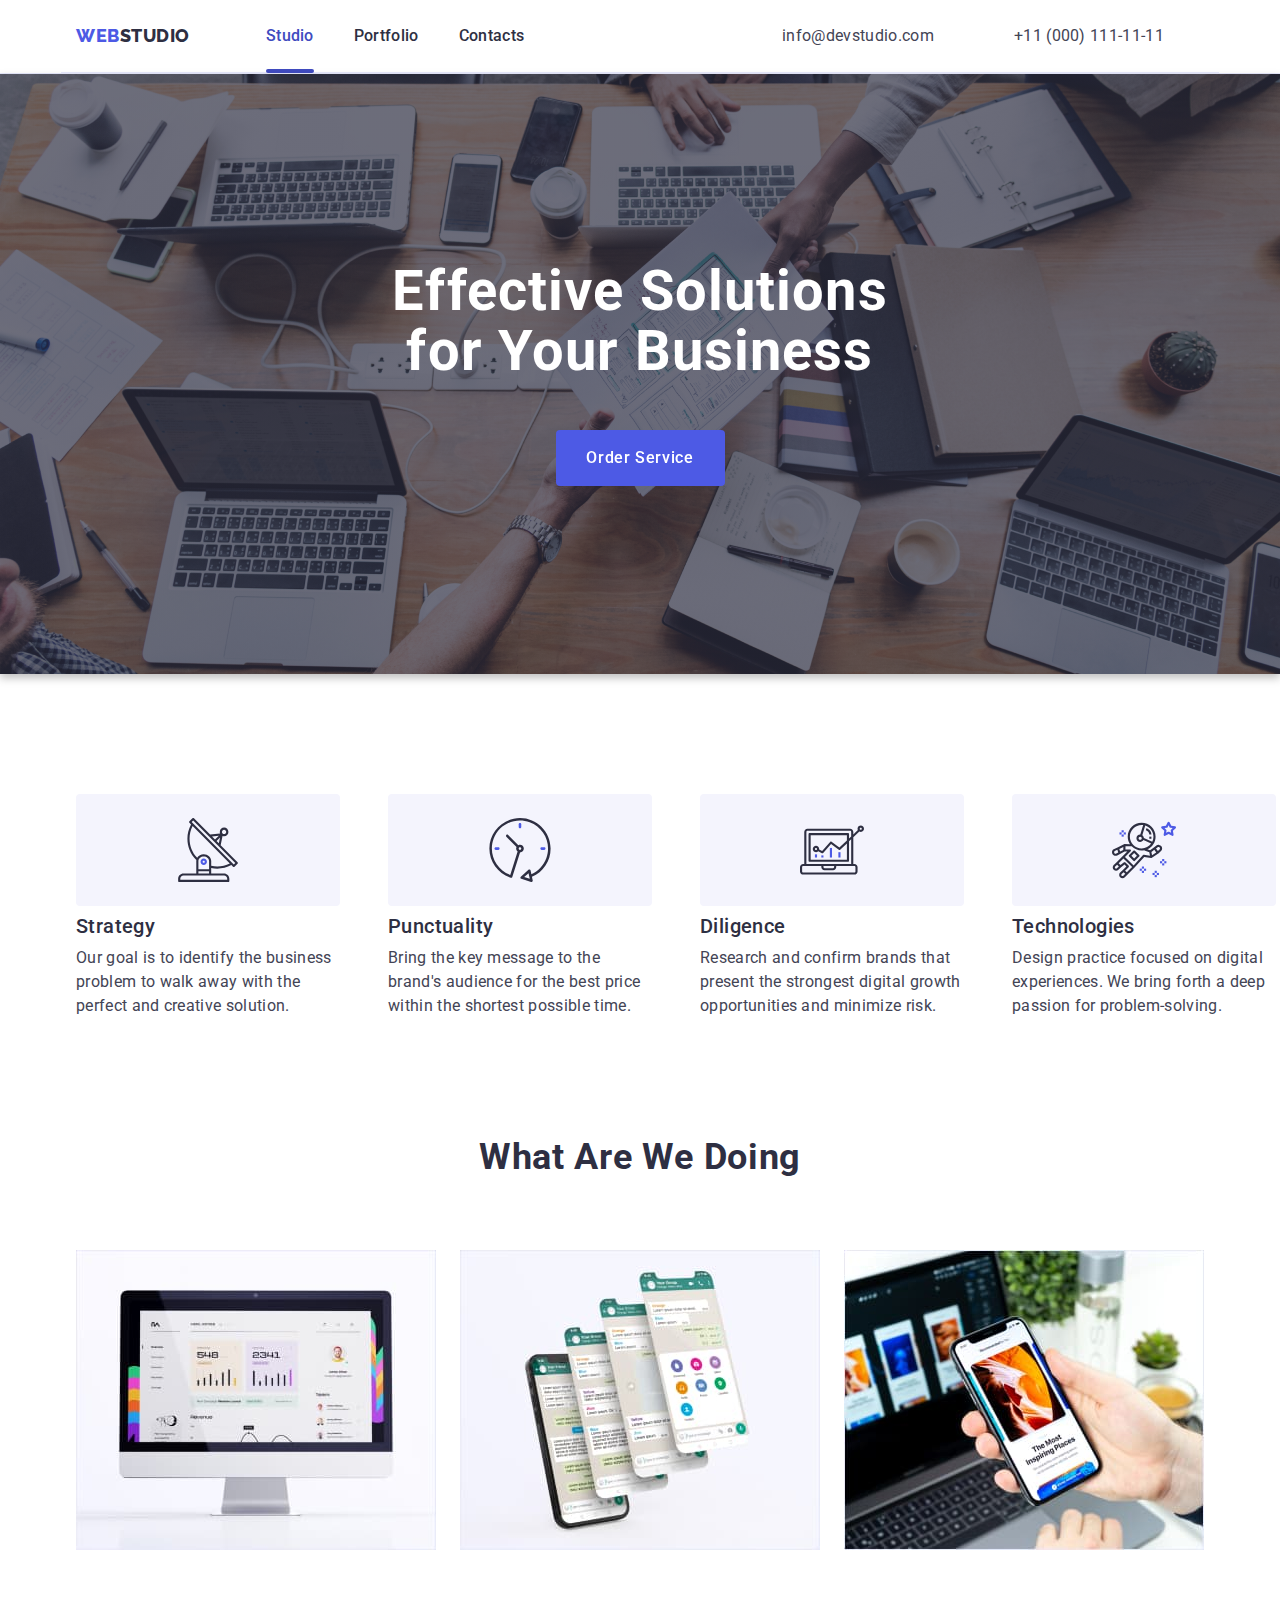
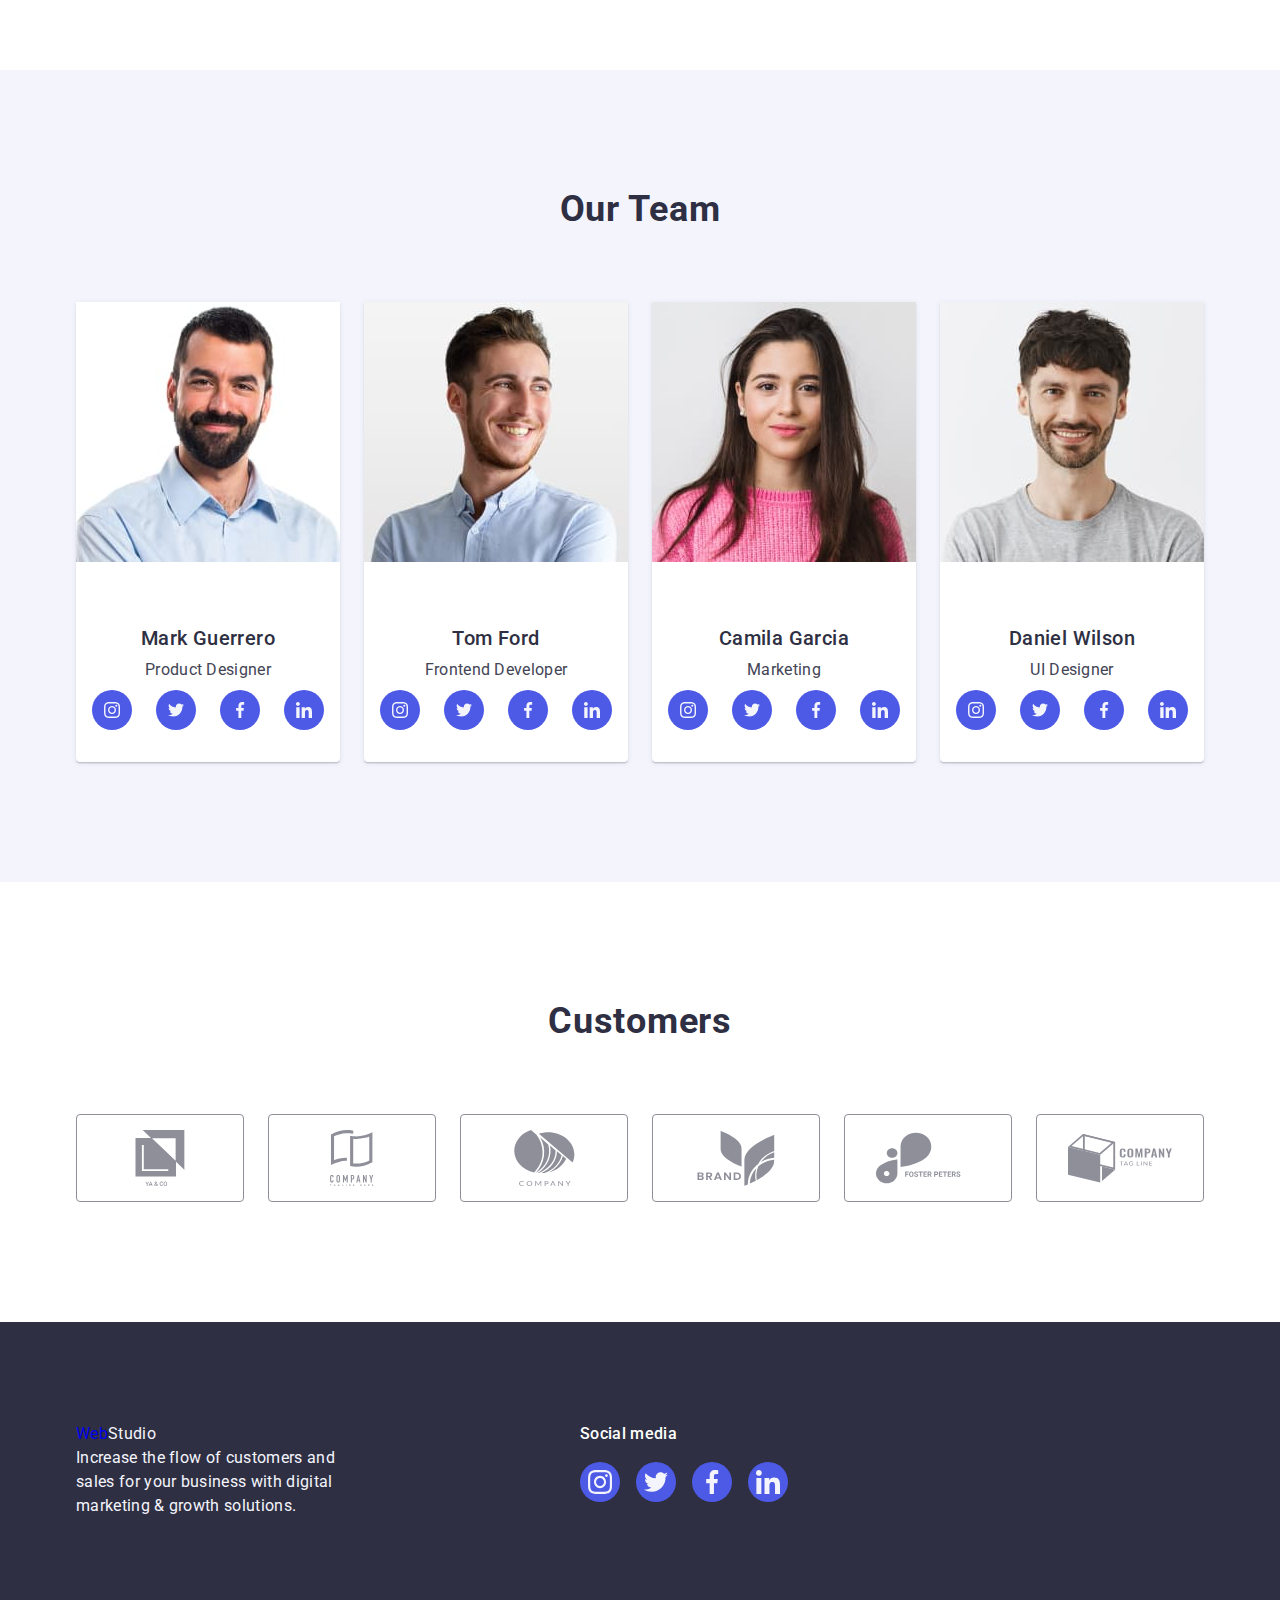
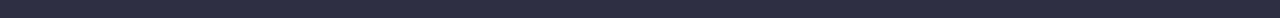
<file: index.html>
<!DOCTYPE html>
<html lang="en">
  <head>
    <meta charset="UTF-8" />
    <meta http-equiv="X-UA-Compatible" content="IE=edge" />
    <meta name="viewport" content="width=device-width, initial-scale=1.0" />
    <title>Document</title>
    <link rel="preconnect" href="https://fonts.googleapis.com" />
    <link rel="preconnect" href="https://fonts.gstatic.com" crossorigin />
    <link
      href="https://fonts.googleapis.com/css2?family=Raleway:wght@800&family=Roboto:wght@400;500;700;900&display=swap"
      rel="stylesheet"
    />
    <link
      rel="stylesheet"
      href="https://cdn.jsdelivr.net/npm/modern-normalize@1.1.0/modern-normalize.min.css"
    />
    <link rel="stylesheet" href="./css/style.css" />
  </head>
  <body class="body">
    <!-- Studio -->
    <header class="header">
      <div class="container header-container">
        <nav class="nav-menu">
          <a class="logo link" href="./index.html"
            >Web<span class="web-logo">Studio</span></a
          >
          <ul class="menu list">
            <li class="menu-item item">
              <a class="menu-list link active" href="./index.html">Studio</a>
            </li>
            <li class="menu-item item">
              <a class="menu-list link" href="./portfolio.html">Portfolio</a>
            </li>
            <li class="menu-item item">
              <a class="menu-list link" href="">Contacts</a>
            </li>
          </ul>
        </nav>
        <address class="address">
          <ul class="adress-item list">
            <li class="adress list">
              <a class="adress-list link" href="mailto:info@devstudio.com"
                >info@devstudio.com</a
              >
            </li>
            <li class="adress list">
              <a class="adress-list link" href="tel:+110001111111"
                >+11 (000) 111-11-11</a
              >
            </li>
          </ul>
        </address>
      </div>
    </header>
    <!-- Герой -->
    <main class="main">
      <section class="section-hero">
        <div class="container">
          <h1 class="main-title">Effective Solutions for Your Business</h1>
          <button class="button" data-modal-open type="button">
            Order Service
          </button>
        </div>
      </section>
      <!-- Про компанію -->
      <section class="section company-items">
        <div class="container container-items">
          <h2 class="visually-hidden" hidden>Our advantages</h2>
          <ul class="about-company items list">
            <li class="about-list list">
              <div class="img-logo-list">
                <svg class="img-logo" width="64" height="64">
                  <use href="./images/icons.svg#icon-antenna"></use>
                </svg>
              </div>
              <h3 class="title-about">Strategy</h3>
              <p class="company-text">
                Our goal is to identify the business problem to walk away with
                the perfect and creative solution.
              </p>
            </li>
            <li class="about-list list">
              <div class="img-logo-list">
                <svg class="img-logo" width="64" height="64">
                  <use href="./images/icons.svg#icon-clock"></use>
                </svg>
              </div>
              <h3 class="title-about">Punctuality</h3>
              <p class="company-text">
                Bring the key message to the brand's audience for the best price
                within the shortest possible time.
              </p>
            </li>
            <li class="about-list list">
              <div class="img-logo-list">
                <svg class="img-logo" width="64" height="64">
                  <use href="./images/icons.svg#icon-diagram"></use>
                </svg>
              </div>
              <h3 class="title-about">Diligence</h3>
              <p class="company-text">
                Research and confirm brands that present the strongest digital
                growth opportunities and minimize risk.
              </p>
            </li>
            <li class="about-list list">
              <div class="img-logo-list">
                <svg class="img-logo" width="64" height="64">
                  <use href="./images/icons.svg#icon-astronaut"></use>
                </svg>
              </div>
              <h3 class="title-about">Technologies</h3>
              <p class="company-text">
                Design practice focused on digital experiences. We bring forth a
                deep passion for problem-solving.
              </p>
            </li>
          </ul>
        </div>
      </section>
      <!-- \Приклади робіт -->
      <section class="section apply-work">
        <div class="container">
          <h2 class="title-work">What are we doing</h2>
          <ul class="list card-set">
            <li class="list card-set-item">
              <img
                class="image"
                src="./images/wedoing/computer.jpg"
                alt="computer"
                width="360"
              />
            </li>
            <li class="list card-set-item">
              <img
                class="image"
                src="./images/wedoing/phones.jpg"
                alt="phones"
                width="360"
              />
            </li>
            <li class="list card-set-item">
              <img
                class="image"
                src="./images/wedoing/hand.jpg"
                alt="hand"
                width="360"
              />
            </li>
          </ul>
        </div>
      </section>
      <!--Наша команда-->
      <section class="section our-team">
        <div class="container">
          <h2 class="title-work">Our Team</h2>
          <ul class="list-work list card-set">
            <li class="team-list list card-set-team">
              <img
                class="img-team"
                src="./images/ourteam/mark.jpg"
                alt="Ourteam"
                width="264"
              />
              <div class="our-team-list">
                <h3 class="subtitle-team title">Mark Guerrero</h3>
                <p class="subtext-team text">Product Designer</p>
                <ul class="social-list list">
                  <li class="social-list-item">
                    <a href="" class="social-list-link">
                      <svg class="social-list-icon" width="16" height="16">
                        <use href="./images/icons.svg#icon-instagram"></use>
                      </svg>
                    </a>
                  </li>
                  <li class="social-list-item">
                    <a href="" class="social-list-link">
                      <svg class="social-list-icon" width="16" height="16">
                        <use href="./images/icons.svg#icon-twitter"></use>
                      </svg>
                    </a>
                  </li>
                  <li class="social-list-item">
                    <a href="" class="social-list-link">
                      <svg class="social-list-icon" width="16" height="16">
                        <use href="./images/icons.svg#icon-facebook"></use>
                      </svg>
                    </a>
                  </li>
                  <li class="social-list-item">
                    <a href="" class="social-list-link">
                      <svg class="social-list-icon" width="16" height="16">
                        <use href="./images/icons.svg#icon-linkedin"></use>
                      </svg>
                    </a>
                  </li>
                </ul>
              </div>
            </li>

            <li class="team-list list card-set-team">
              <img
                class="img-team"
                src="./images/ourteam/tom.jpg"
                alt="Ourteam"
                width="264"
              />
              <div class="our-team-list">
                <h3 class="subtitle-team title">Tom Ford</h3>
                <p class="subtext-team text">Frontend Developer</p>
                <ul class="social-list list">
                  <li class="social-list-item">
                    <a href="" class="social-list-link">
                      <svg class="social-list-icon" width="16" height="16">
                        <use href="./images/icons.svg#icon-instagram"></use>
                      </svg>
                    </a>
                  </li>
                  <li class="social-list-item">
                    <a href="" class="social-list-link">
                      <svg class="social-list-icon" width="16" height="16">
                        <use href="./images/icons.svg#icon-twitter"></use>
                      </svg>
                    </a>
                  </li>
                  <li class="social-list-item">
                    <a href="" class="social-list-link">
                      <svg class="social-list-icon" width="16" height="16">
                        <use href="./images/icons.svg#icon-facebook"></use>
                      </svg>
                    </a>
                  </li>
                  <li class="social-list-item">
                    <a href="" class="social-list-link">
                      <svg class="social-list-icon" width="16" height="16">
                        <use href="./images/icons.svg#icon-linkedin"></use>
                      </svg>
                    </a>
                  </li>
                </ul>
              </div>
            </li>

            <li class="team-list list card-set-team">
              <img
                class="img-team"
                src="./images/ourteam/camila.jpg"
                alt="Ourteam"
                width="264"
              />
              <div class="our-team-list">
                <h3 class="subtitle-team title">Camila Garcia</h3>
                <p class="subtext-team text">Marketing</p>
                <ul class="social-list list">
                  <li class="social-list-item">
                    <a href="" class="social-list-link">
                      <svg class="social-list-icon" width="16" height="16">
                        <use href="./images/icons.svg#icon-instagram"></use>
                      </svg>
                    </a>
                  </li>
                  <li class="social-list-item">
                    <a href="" class="social-list-link">
                      <svg class="social-list-icon" width="16" height="16">
                        <use href="./images/icons.svg#icon-twitter"></use>
                      </svg>
                    </a>
                  </li>
                  <li class="social-list-item">
                    <a href="" class="social-list-link">
                      <svg class="social-list-icon" width="16" height="16">
                        <use href="./images/icons.svg#icon-facebook"></use>
                      </svg>
                    </a>
                  </li>
                  <li class="social-list-item">
                    <a href="" class="social-list-link">
                      <svg class="social-list-icon" width="16" height="16">
                        <use href="./images/icons.svg#icon-linkedin"></use>
                      </svg>
                    </a>
                  </li>
                </ul>
              </div>
            </li>

            <li class="team-list list card-set-team">
              <img
                class="img-team"
                src="./images/ourteam/daniel.jpg"
                alt="Ourteam"
                width="264"
              />
              <div class="our-team-list">
                <h3 class="subtitle-team title">Daniel Wilson</h3>
                <p class="subtext-team text">UI Designer</p>
                <ul class="social-list list">
                  <li class="social-list-item">
                    <a href="" class="social-list-link">
                      <svg class="social-list-icon" width="16" height="16">
                        <use href="./images/icons.svg#icon-instagram"></use>
                      </svg>
                    </a>
                  </li>
                  <li class="social-list-item">
                    <a href="" class="social-list-link">
                      <svg class="social-list-icon" width="16" height="16">
                        <use href="./images/icons.svg#icon-twitter"></use>
                      </svg>
                    </a>
                  </li>
                  <li class="social-list-item">
                    <a href="" class="social-list-link">
                      <svg class="social-list-icon" width="16" height="16">
                        <use href="./images/icons.svg#icon-facebook"></use>
                      </svg>
                    </a>
                  </li>
                  <li class="social-list-item">
                    <a href="" class="social-list-link">
                      <svg class="social-list-icon" width="16" height="16">
                        <use href="./images/icons.svg#icon-linkedin"></use>
                      </svg>
                    </a>
                  </li>
                </ul>
              </div>
            </li>
          </ul>
        </div>
      </section>
      <!-- Customers -->
      <section class="section">
        <div class="container">
          <h2 class="title-work title-customers">Customers</h2>
          <ul class="customers list">
            <li class="customers-logo-list">
              <a href="" class="customers-link">
                <svg class="customers-logo" width="104" height="56">
                  <use href="./images/icons.svg#icon-yaco"></use>
                </svg>
              </a>
            </li>
            <li class="customers-logo-list">
              <a href="" class="customers-link">
                <svg class="customers-logo" width="104" height="56">
                  <use href="./images/icons.svg#icon-companyhear"></use>
                </svg>
              </a>
            </li>
            <li class="customers-logo-list">
              <a href="" class="customers-link">
                <svg class="customers-logo" width="104" height="56">
                  <use href="./images/icons.svg#icon-company"></use>
                </svg>
              </a>
            </li>
            <li class="customers-logo-list">
              <a href="" class="customers-link">
                <svg class="customers-logo" width="104" height="56">
                  <use href="./images/icons.svg#icon-brand"></use>
                </svg>
              </a>
            </li>
            <li class="customers-logo-list">
              <a href="" class="customers-link">
                <svg class="customers-logo" width="104" height="56">
                  <use href="./images/icons.svg#icon-fosterpeters"></use>
                </svg>
              </a>
            </li>
            <li class="customers-logo-list">
              <a href="" class="customers-link">
                <svg class="customers-logo" width="104" height="56">
                  <use href="./images/icons.svg#icon-tagline"></use>
                </svg>
              </a>
            </li>
          </ul>
        </div>
      </section>
    </main>
    <!-- Footer -->
    <footer class="footer">
      <div class="footer-container container">
        <div class="footer-item">
          <a class="footer-logo link" href="./index.html"
            >Web<span class="web-logo-footer footer">Studio</span></a
          >
          <p class="footer-text">
            Increase the flow of customers and sales for your business with
            digital marketing & growth solutions.
          </p>
        </div>
        <div class="social-container">
          <p class="soc-media">Social media</p>
          <ul class="list footer-list">
            <li class="footer-logo-list">
              <a href="" class="footer-icons-link">
                <svg class="footer-icons" width="24" height="24">
                  <use href="./images/icons.svg#icon-instagram"></use>
                </svg>
              </a>
            </li>
            <li class="footer-logo-list">
              <a href="" class="footer-icons-link">
                <svg class="footer-icons" width="24" height="24">
                  <use href="./images/icons.svg#icon-twitter"></use>
                </svg>
              </a>
            </li>
            <li class="footer-logo-list">
              <a href="" class="footer-icons-link">
                <svg class="footer-icons" width="24" height="24">
                  <use href="./images/icons.svg#icon-facebook"></use>
                </svg>
              </a>
            </li>
            <li class="footer-logo-list">
              <a href="" class="footer-icons-link">
                <svg class="footer-icons" width="24" height="24">
                  <use href="./images/icons.svg#icon-linkedin"></use>
                </svg>
              </a>
            </li>
          </ul>
        </div>
      </div>
    </footer>
    <!-- Modal -->
    <div class="backdrop is-hidden" data-modal>
      <div class="modal">
        <button type="button" data-modal-close class="modal-close">
          <svg class="btn-close-icon" width="8" height="8">
            <use href="./images/icons.svg#icon-close-black"></use>
          </svg>
        </button>
      </div>
    </div>
    <script src="./css/js/modal.js"></script>
  </body>
</html>
</file>
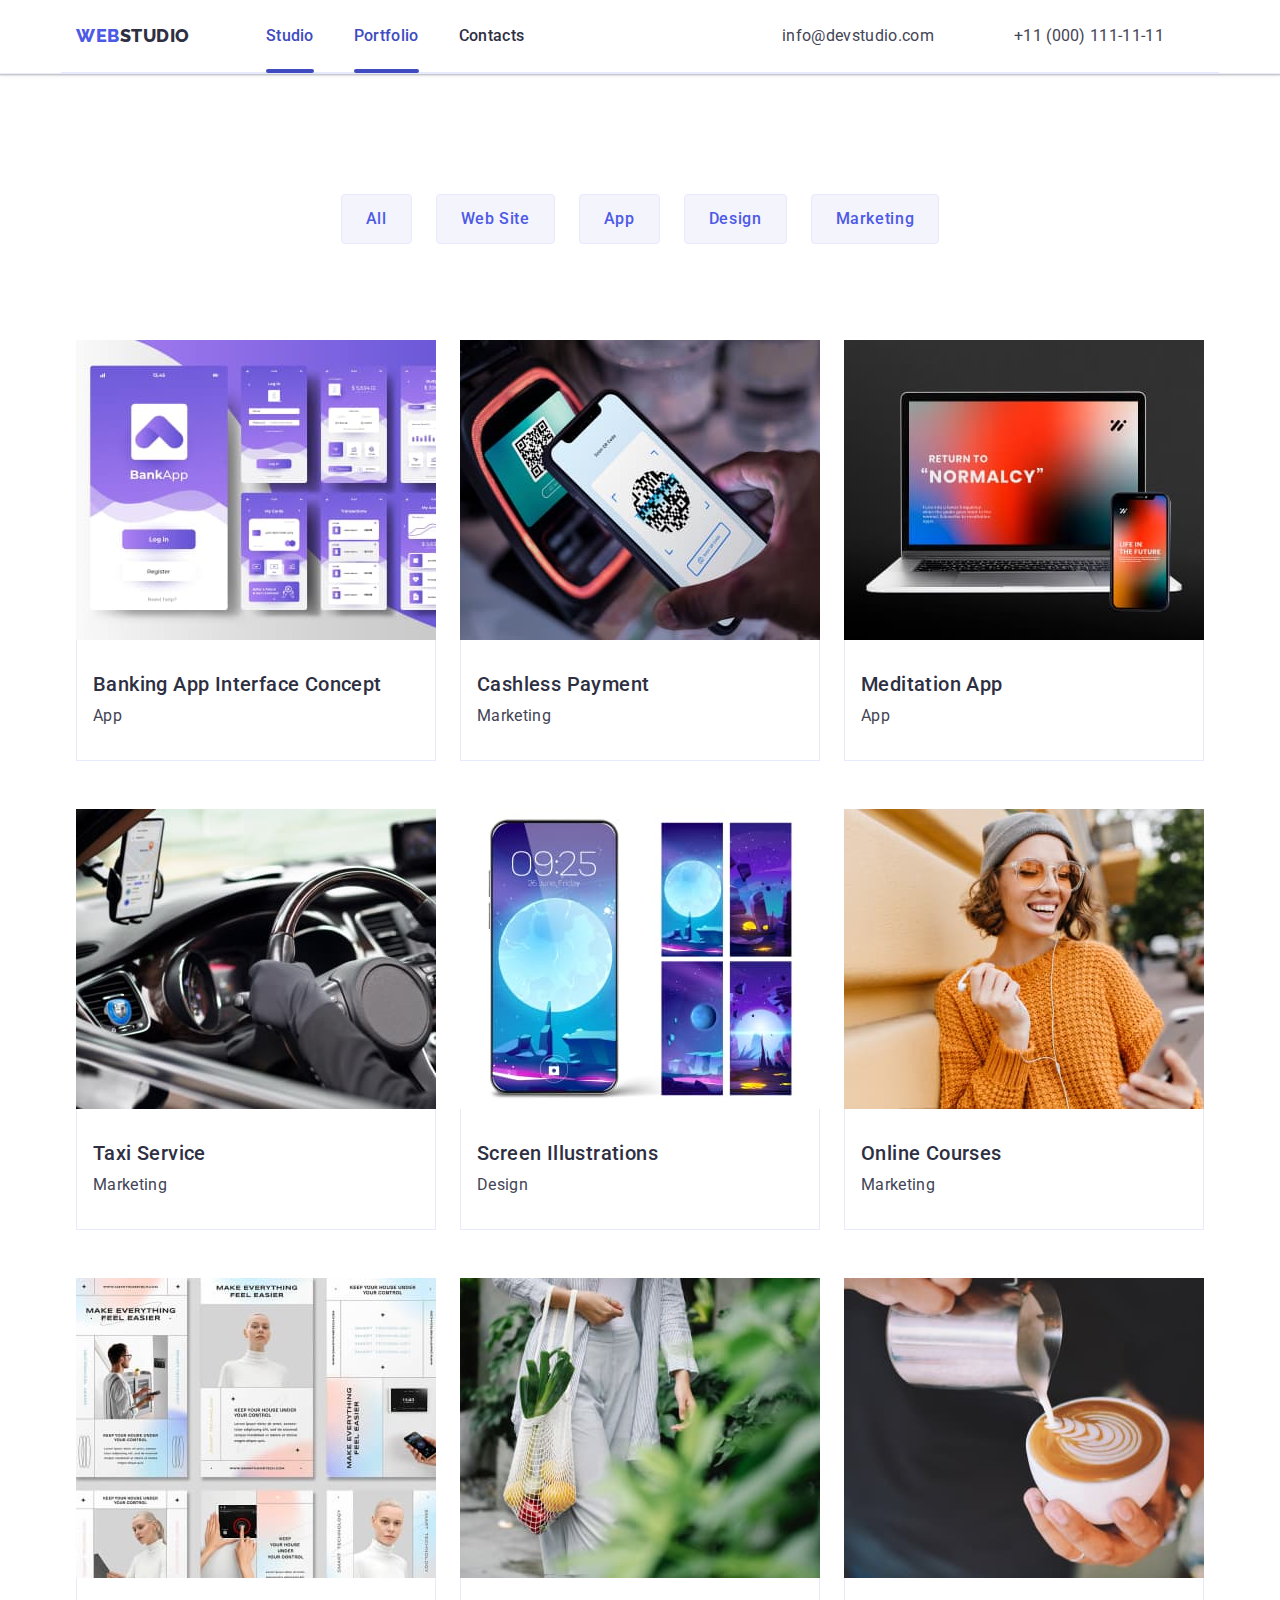
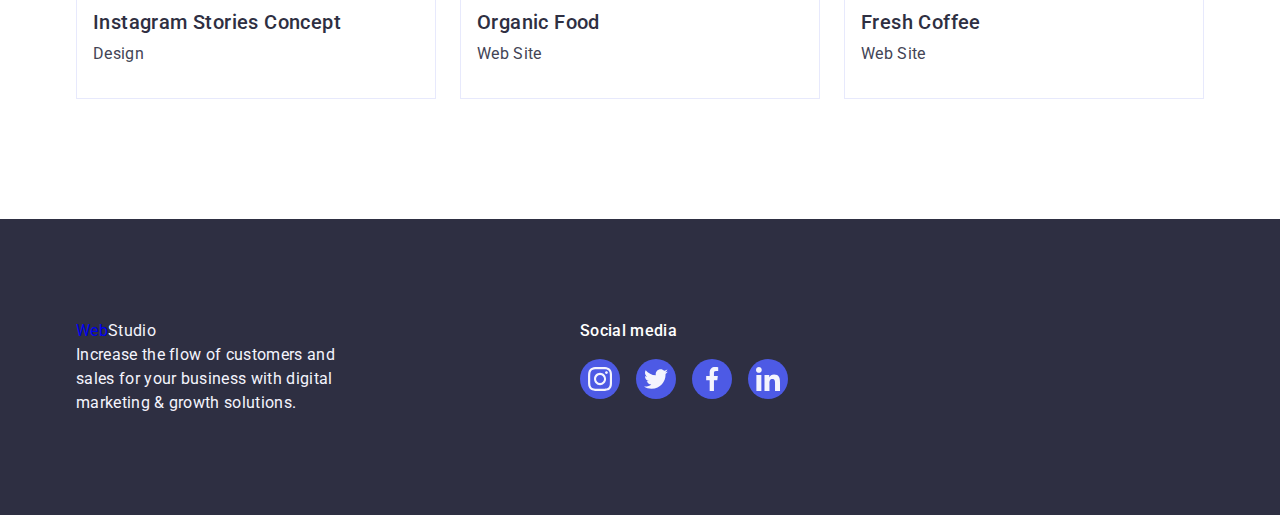
<file: portfolio.html>
<!DOCTYPE html>
<html lang="en">
  <head>
    <meta charset="UTF-8" />
    <meta http-equiv="X-UA-Compatible" content="IE=edge" />
    <meta name="viewport" content="width=device-width, initial-scale=1.0" />
    <title>Document</title>
    <link rel="preconnect" href="https://fonts.googleapis.com" />
    <link rel="preconnect" href="https://fonts.gstatic.com" crossorigin />
    <link
      href="https://fonts.googleapis.com/css2?family=Raleway:wght@800&family=Roboto:wght@400;500;700;900&display=swap"
      rel="stylesheet"
    />
    <link
      rel="stylesheet"
      href="https://cdn.jsdelivr.net/npm/modern-normalize@1.1.0/modern-normalize.min.css"
    />
    <link rel="stylesheet" href="./css/style.css" />
  </head>
  <body class="body">
    <!-- Portfolio -->
    <header class="header">
      <div class="container header-container">
        <nav class="nav-menu">
          <a class="logo link" href="./index.html"
            >Web<span class="web-logo">Studio</span></a
          >
          <ul class="menu list">
            <li class="menu-item item">
              <a class="menu-list link active" href="./index.html">Studio</a>
            </li>
            <li class="menu-item item">
              <a class="menu-list link active" href="./portfolio.html"
                >Portfolio</a
              >
            </li>
            <li class="menu-item item">
              <a class="menu-list link" href="">Contacts</a>
            </li>
          </ul>
        </nav>
        <address class="address">
          <ul class="adress-item list">
            <li class="adress list">
              <a class="adress-list link" href="mailto:info@devstudio.com"
                >info@devstudio.com</a
              >
            </li>
            <li class="adress list">
              <a class="adress-list link" href="tel:+110001111111"
                >+11 (000) 111-11-11</a
              >
            </li>
          </ul>
        </address>
      </div>
    </header>
    <!-- Main contant -->
    <main class="main-portfolio">
      <section class="main-section">
        <div class="container">
          <h1 class="main-title visually-hidden" hidden>Our navigation</h1>
          <ul class="portfolio-btn list">
            <li class="main-list">
              <button class="button-list" type="button">All</button>
            </li>
            <li class="main-list">
              <button class="button-list" type="button">Web Site</button>
            </li>
            <li class="main-list">
              <button class="button-list" type="button">App</button>
            </li>
            <li class="main-list">
              <button class="button-list" type="button">Design</button>
            </li>
            <li class="main-list">
              <button class="button-list" type="button">Marketing</button>
            </li>
          </ul>
          <!-- Portfolio -->
          <ul class="list portfolio-main-list card-set">
            <li class="portfolio-list card-set-item">
              <a class="portfolio-link link" href="">
                <div class="portfolio-link-wrapper">
                  <img
                    class="img"
                    src="./images/portfolio/bankingapp.jpg"
                    alt="banking app interface concept"
                    width="360"
                    height="300"
                  />
                  <p class="overlay">
                    14 Stylish and User-Friendly App Design Concepts · Task
                    Manager App · Calorie Tracker App · Exotic Fruit Ecommerce
                    App · Cloud Storage App
                  </p>
                </div>
                <div class="portfolio-main-text">
                  <h2 class="title">Banking App Interface Concept</h2>
                  <p class="text">App</p>
                </div>
              </a>
            </li>
            <li class="portfolio-list card-set-item">
              <a class="portfolio-link link" href="">
                <div class="portfolio-link-wrapper">
                  <img
                    class="img"
                    src="./images/portfolio/cashlestpaiment.jpg"
                    alt="cashless paiment"
                    width="360"
                    height="300"
                  />
                  <p class="overlay">
                    14 Stylish and User-Friendly App Design Concepts · Task
                    Manager App · Calorie Tracker App · Exotic Fruit Ecommerce
                    App · Cloud Storage App
                  </p>
                </div>
                <div class="portfolio-main-text">
                  <h2 class="title">Cashless Payment</h2>
                  <p class="text">Marketing</p>
                </div>
              </a>
            </li>
            <li class="portfolio-list card-set-item">
              <a class="portfolio-link link" href="">
                <div class="portfolio-link-wrapper">
                  <img
                    class="img"
                    src="./images/portfolio/meditationapp.jpg"
                    alt="meditation app"
                    width="360"
                    height="300"
                  />
                  <p class="overlay">
                    14 Stylish and User-Friendly App Design Concepts · Task
                    Manager App · Calorie Tracker App · Exotic Fruit Ecommerce
                    App · Cloud Storage App
                  </p>
                </div>
                <div class="portfolio-main-text">
                  <h2 class="title">Meditation App</h2>
                  <p class="text">App</p>
                </div>
              </a>
            </li>

            <li class="portfolio-list card-set-item">
              <a class="portfolio-link link" href="">
                <div class="portfolio-link-wrapper">
                  <img
                    class="portfgolio-img"
                    src="./images/portfolio/taxiservice.jpg"
                    alt="taxi service"
                    width="360"
                    height="300"
                  />
                  <p class="overlay">
                    14 Stylish and User-Friendly App Design Concepts · Task
                    Manager App · Calorie Tracker App · Exotic Fruit Ecommerce
                    App · Cloud Storage App
                  </p>
                </div>
                <div class="portfolio-main-text">
                  <h2 class="title">Taxi Service</h2>
                  <p class="text">Marketing</p>
                </div>
              </a>
            </li>
            <li class="portfolio-list card-set-item">
              <a class="portfolio-link link" href="">
                <div class="portfolio-link-wrapper">
                  <img
                    class="portfgolio-img"
                    src="./images/portfolio/screenillustration.jpg"
                    alt="screen illustration"
                    width="360"
                    height="300"
                  />
                  <p class="overlay">
                    14 Stylish and User-Friendly App Design Concepts · Task
                    Manager App · Calorie Tracker App · Exotic Fruit Ecommerce
                    App · Cloud Storage App
                  </p>
                </div>
                <div class="portfolio-main-text">
                  <h2 class="title">Screen Illustrations</h2>
                  <p class="text">Design</p>
                </div>
              </a>
            </li>
            <li class="portfolio-list card-set-item">
              <a class="portfolio-link link" href="">
                <div class="portfolio-link-wrapper">
                  <img
                    class="portfgolio-img"
                    src="./images/portfolio/onlinecourses.jpg"
                    alt="online courses"
                    width="360"
                    height="300"
                  />
                  <p class="overlay">
                    14 Stylish and User-Friendly App Design Concepts · Task
                    Manager App · Calorie Tracker App · Exotic Fruit Ecommerce
                    App · Cloud Storage App
                  </p>
                </div>
                <div class="portfolio-main-text">
                  <h2 class="title">Online Courses</h2>
                  <p class="text">Marketing</p>
                </div>
              </a>
            </li>

            <li class="portfolio-list card-set-item">
              <a class="portfolio-link link" href="">
                <div class="portfolio-link-wrapper">
                  <img
                    class="portfgolio-img"
                    src="./images/portfolio/instagramstories.jpg"
                    alt="instagram stories"
                    width="360"
                    height="300"
                  />
                  <p class="overlay">
                    14 Stylish and User-Friendly App Design Concepts · Task
                    Manager App · Calorie Tracker App · Exotic Fruit Ecommerce
                    App · Cloud Storage App
                  </p>
                </div>
                <div class="portfolio-main-text">
                  <h2 class="title">Instagram Stories Concept</h2>
                  <p class="text">Design</p>
                </div>
              </a>
            </li>
            <li class="portfolio-list card-set-item">
              <a class="portfolio-link link" href="">
                <div class="portfolio-link-wrapper">
                  <img
                    class="portfgolio-img"
                    src="./images/portfolio/organicfood.jpg"
                    alt="organic food"
                    width="360"
                    height="300"
                  />
                  <p class="overlay">
                    14 Stylish and User-Friendly App Design Concepts · Task
                    Manager App · Calorie Tracker App · Exotic Fruit Ecommerce
                    App · Cloud Storage App
                  </p>
                </div>
                <div class="portfolio-main-text">
                  <h2 class="title">Organic Food</h2>
                  <p class="text">Web Site</p>
                </div>
              </a>
            </li>
            <li class="portfolio-list card-set-item">
              <a class="portfolio-link link" href="">
                <div class="portfolio-link-wrapper">
                  <img
                    class="portfgolio-img"
                    src="./images/portfolio/freshcoffy.jpg"
                    alt="fresh coffee"
                    width="360"
                    height="300"
                  />
                  <p class="overlay">
                    14 Stylish and User-Friendly App Design Concepts · Task
                    Manager App · Calorie Tracker App · Exotic Fruit Ecommerce
                    App · Cloud Storage App
                  </p>
                </div>
                <div class="portfolio-main-text">
                  <h2 class="title">Fresh Coffee</h2>
                  <p class="text">Web Site</p>
                </div>
              </a>
            </li>
          </ul>
        </div>
      </section>
    </main>
    <!-- Footer -->
    <footer class="footer">
      <div class="footer-container container">
        <div class="footer-item">
          <a class="footer-logo link" href="./index.html"
            >Web<span class="web-logo-footer footer">Studio</span></a
          >
          <p class="footer-text">
            Increase the flow of customers and sales for your business with
            digital marketing & growth solutions.
          </p>
        </div>
        <div class="social-container">
          <p class="soc-media">Social media</p>
          <ul class="list footer-list">
            <li class="footer-logo-list">
              <a href="" class="footer-icons-link">
                <svg class="footer-icons" width="24" height="24">
                  <use href="./images/icons.svg#icon-instagram"></use>
                </svg>
              </a>
            </li>
            <li class="footer-logo-list">
              <a href="" class="footer-icons-link">
                <svg class="footer-icons" width="24" height="24">
                  <use href="./images/icons.svg#icon-twitter"></use>
                </svg>
              </a>
            </li>
            <li class="footer-logo-list">
              <a href="" class="footer-icons-link">
                <svg class="footer-icons" width="24" height="24">
                  <use href="./images/icons.svg#icon-facebook"></use>
                </svg>
              </a>
            </li>
            <li class="footer-logo-list">
              <a href="" class="footer-icons-link">
                <svg class="footer-icons" width="24" height="24">
                  <use href="./images/icons.svg#icon-linkedin"></use>
                </svg>
              </a>
            </li>
          </ul>
        </div>
      </div>
    </footer>
  </body>
</html>
</file>
<file: css/style.css>
:root {
  /* Color */
  --color-iris: #4d5ae5;
  --color-ocean: #404bbf;
  --color-navy-blue: #2e2f42;
  --color-green: #31d0aa;
  --color-slate: #434455;
  --color-light-slate: #8e8f99;
  --color-cornflower: #e7e9fc;
  --color-cloud: #f4f4fd;
  --color-navy-blue-modal: #2e2f42;
  --color-grey: #2e2f42;
  --color-white: #ffffff;
  --color-dairy: #fcfcfc;
  /* Other*/
  --indent: 24px;
  --items: 3;
}

/* Reset */
.list {
  list-style: none;
  padding: 0;
  margin: 0;
}
.link {
  text-decoration: none;
}

h1,
h2,
h3,
h4,
h5,
h6,
p {
  margin: 0;
}
ul {
  margin-top: 0;
  margin-bottom: 0;
}
img {
  display: block;
}

button {
  cursor: pointer;
}

/* Card set */
.card-set {
  display: flex;
  flex-wrap: wrap;
  gap: var(--indent);
}
.card-set-item {
  width: calc((100% - 48px) / var(--items));
}
.card-set-team {
  width: calc((100% - 72px) / 4);
}

section {
  padding: 120px 0;
}

/* Боді */
.body {
  font-family: "Roboto", sans-serif;
  font-style: normal;
  font-weight: 400;
  font-size: 16px;
  line-height: 1.5;
  letter-spacing: 0.02em;
  color: #434455;
  background-color: var(--color-white);
}
.container {
  width: 1158px;
  margin-left: auto;
  margin-right: auto;
  padding-left: 15px;
  padding-right: 15px;
}

.header {
  box-shadow: 0px 2px 1px rgba(46, 47, 66, 0.08),
    0px 1px 1px rgba(46, 47, 66, 0.16), 0px 1px 6px rgba(46, 47, 66, 0.08);
}

.header-container {
  display: flex;
  align-items: center;
  margin: auto;
  border-bottom: 1px solid #e7e9fc;
  box-shadow: ;
}

.nav-menu {
  display: flex;
  align-items: center;
}

.menu {
  display: flex;
  align-items: center;
}

.logo {
  margin-right: 76px;
}
.menu-item:not(:last-child) {
  margin-right: 40px;
}

.menu-item {
}

.adress-item {
  display: flex;
}

.header {
  font-weight: 500;
  font-size: 16px;
  line-height: 1.5;
  letter-spacing: 0.02em;
  color: var(--color-grey);
  border-bottom: 1px solid #e7e9fc;
}

/* Логотип */
.web-logo {
  font-family: "Raleway", sans-serif;
  font-weight: 800;
  font-size: 18px;
  line-height: 1.17;
  color: #2e2f42;
  letter-spacing: 0.03em;
  text-transform: uppercase;
}

.logo {
  font-family: "Raleway", sans-serif;
  font-weight: 800;
  font-size: 18px;
  line-height: 1.7;
  color: #4d5ae5;
  letter-spacing: 0.03em;
  text-transform: uppercase;
  text-decoration: none;
  line-height: 1.17;
  color: var(--color-grey);
  color: var(--color-iris);
}

.menu-list {
  font-weight: 500;
  font-size: 16px;
  line-height: 1, 5;
  letter-spacing: 0.02em;
  color: var(--color-grey);
  padding: 24px 0;
  display: block;
  position: relative;
  transition: color 250ms cubic-bezier(0.4, 0, 0.2, 1);
}
.menu-list::after {
  content: "";
  position: absolute;
  display: block;
  width: 100%;
  height: 4px;
  left: 0;
  bottom: -1px;
  border-radius: 2px;
}

.menu-list.active {
  color: #404bbf;
}
.menu-list.active::after {
  background-color: #404bbf;
}

.menu-list:hover,
.menu-list:focus {
  color: #404bbf;
}

/* Адреса */
.address {
  font-style: normal;
  font-weight: 400;
  font-size: 16px;
  line-height: 1.5;
  letter-spacing: 0.02em;
  color: #434455;
  margin-left: auto;
}

.adress-item {
  gap: 40px;
}

.adress-list {
  color: #434455;
  margin-right: 40px;
  transition: color 250ms cubic-bezier(0.4, 0, 0.2, 1);
}
.adress-list:hover,
.adress-list:focus {
  color: #404bbf;
}

/* Hero */
.section-hero {
  line-height: 1.07;
  padding-top: 188px;
  padding-bottom: 188px;
  text-align: center;
  height: 600px;
  max-width: 1440px;
  margin: 0 auto;
  background-image: linear-gradient(
      rgba(46, 47, 66, 0.7),
      rgba(46, 47, 66, 0.7)
    ),
    url(../images/hero/peopleoffice.jpg);
  background-color: var(--color-grey);
  background-size: cover;
  background-repeat: no-repeat;
  background-position: center;
  filter: drop-shadow(0px 4px 4px rgba(0, 0, 0, 0.25));
}

.main-title {
  font-weight: 700;
  font-size: 56px;
  line-height: 1.07;
  letter-spacing: 0.02em;
  color: #ffffff;
  max-width: 496px;
  margin-top: 0;
  margin-bottom: 48px;
  margin-left: auto;
  margin-right: auto;
  text-align: center;
}
/* Кнопка */
.button {
  font-family: "Roboto", sans-serif;
  font-style: normal;
  font-weight: 500;
  font-size: 16px;
  line-height: 1.5;
  display: flex;
  align-items: center;
  letter-spacing: 0.04em;
  color: #ffffff;
  background: #4d5ae5;
  display: block;
  height: 56px;
  min-width: 169px;
  margin-left: auto;
  margin-right: auto;
  border-radius: 4px;
  border: none;
}

.button:hover,
.button:focus {
  background: #404bbf;
  cursor: pointer;
}

.button {
  transition: background-color 250ms cubic-bezier(0.4, 0, 0.2, 1);
}
/* Portfolio Button */
.portfolio-btn {
  display: flex;
  gap: 24px;
  margin-bottom: 72px;
  justify-content: center;
  padding: 24px 0;
}
.main-section {
  padding: 96px 0 120px;
}

.items {
  color: var(--color-grey);
  background-color: #ffffff;
}
.title {
  margin-bottom: 72px;
  font-weight: 500;
  font-size: 20px;
  line-height: 1.2;
  letter-spacing: 0.02em;
  color: var(--color-grey);
}
/* Про компанію */
.company-items title {
  color: var(--color-grey);
}

.about-company {
  display: flex;
  gap: 24px;
}

.about-list:not(:last-child) {
  margin-right: 24px;
}
.about-list {
  width: calc((100% - 72px) / 4);
}

.img-logo-list {
  display: flex;
  width: 264px;
  height: 112px;
  align-items: center;
  justify-content: center;
  background: #f4f4fd;
  border-radius: 4px;
  margin-bottom: 8px;
}

.title-about {
  margin-bottom: 8px;
  font-weight: 500;
  font-size: 20px;
  line-height: 1.2;
  letter-spacing: 0.02em;
  color: var(--color-grey);
}

.company-text {
  width: 264px;
  margin-top: 8px;
}

.company-text {
  font-weight: 400;
  font-size: 16px;
  line-height: 1.5;
  letter-spacing: 0.02em;
  color: var(--color-slate);
}

.visually-hidden {
  position: absolute;
  width: 1px;
  height: 1px;
  margin: -1px;
  border: 0;
  padding: 0;
  white-space: nowrap;
  clip-path: inset(100%);
  clip: rect(0 0 0 0);
  overflow: hidden;
}

/* Приклади робіт */
.title-work {
  margin-bottom: 72px;
  font-weight: 700;
  font-size: 36px;
  line-height: 1.11px;
  letter-spacing: 0.02em;
  text-transform: capitalize;
  color: var(--color-grey);
  text-align: center;
}

.apply-work {
  padding-top: 0;
}
.apply-list {
  display: flex;
  gap: 24px;
}

/* Наша команда */

.our-team {
  background-color: var(--color-cloud);
}

.social-list {
  display: flex;
  justify-content: center;
  gap: 24px;
}
.social-list-link {
  display: flex;
  justify-content: center;
  align-items: center;
  width: 40px;
  height: 40px;
  border-radius: 50% 50%;
  background-color: #4d5ae5;
  caret-color: #f4f4fd;
  fill: #f4f4fd;
  transition: background-color 250ms cubic-bezier(0.4, 0, 0.2, 1);
}
.social-list-link:hover,
.social-list-link:focus {
  background-color: #404bbf;
}

.title-work {
  margin-bottom: 72px;
  font-weight: 700;
  font-size: 36px;
  line-height: 1.11;
  letter-spacing: 0.02em;
  text-transform: capitalize;
  color: var(--color-grey);
  text-align: center;
}

.our-team-list {
  padding: 32px 0;
}

.subtitle-team {
  margin-bottom: 8px;
  font-weight: 500;
  font-size: 20px;
  line-height: 1.2;
  letter-spacing: 0.02em;
  color: var(--color-grey);
}
.subtext-team,
.subtitle-team {
  text-align: center;
}
.subtext-team {
  margin-bottom: 8px;
}

.img-team {
  padding-bottom: 32px;
}

.team-list {
  border-radius: 0px 0px 4px 4px;
  background-color: var(--color-white);
  box-shadow: 0px 1px 6px rgba(46, 47, 66, 0.08),
    0px 1px 1px rgba(46, 47, 66, 0.16), 0px 2px 1px rgba(46, 47, 66, 0.08);
}

.text {
  line-height: 1.5;
  color: var(--color-slate);
}
/* Portfolio */
.portfolio-link {
  display: block;
}
.portfolio-link:hover,
.portfolio-link:focus {
  background: #ffffff;
  box-shadow: 0px 1px 6px rgba(46, 47, 66, 0.08),
    0px 1px 1px rgba(46, 47, 66, 0.16), 0px 2px 1px rgba(46, 47, 66, 0.08);
  border-radius: 0px 0px 4px 4px;
}

.portfolio-main-list {
  display: flex;
  flex-wrap: wrap;
  gap: 48px 24px;
}
.portfolio-main-text {
  padding: 32px 16px;
  border: 1px solid #e7e9fc;
  border-top: none;
}

.portfolio-main-text h2 {
  margin-bottom: 8px;
}

.menu-list-portfolio {
  font-weight: 500;
  font-size: 16px;
  line-height: 1, 5;
  letter-spacing: 0.02em;
  color: var(--color-grey);
  padding: 24px 0;
  display: block;
  position: relative;
  transition: color 250ms cubic-bezier(0.4, 0, 0.2, 1);
}
.menu-list-portfolio::after {
  content: "";
  position: absolute;
  display: block;
  width: 100%;
  height: 4px;
  left: 0;
  bottom: -1px;
  border-radius: 2px;
}

.menu-list-portfolio.active {
  color: #404bbf;
}

.menu-list-portfolio.active::after {
  background-color: #404bbf;
}

.button-list {
  font-family: "Roboto", sans-serif;
  font-style: normal;
  font-weight: 500;
  font-size: 16px;
  line-height: 1.5;
  display: flex;
  align-items: center;
  text-align: center;
  letter-spacing: 0.04em;
  color: #4d5ae5;
  background: #f4f4fd;
  border-radius: 4px;
  border: 1px solid #e7e9fc;
  border-radius: 4px;
  padding: 12px 24px;
}

.button-list:hover,
.button-list:focus {
  background: #404bbf;
  color: #ffffff;
  cursor: pointer;
  border: 1px solid transparent;
}
.button-list:hover,
.button-list:focus {
  box-shadow: 0px 3px 1px rgba(0, 0, 0, 0.1), 0px 2px 1px rgba(0, 0, 0, 0.08),
    0px 2px 2px rgba(0, 0, 0, 0.12);
}

.button-list {
  transition: color 250ms cubic-bezier(0.4, 0, 0.2, 1),
    background-color 250ms cubic-bezier(0.4, 0, 0.2, 1),
    border-color 250ms cubic-bezier(0.4, 0, 0.2, 1),
    box-shadow 250ms cubic-bezier(0.4, 0, 0.2, 1);
}

/* Portfolio animation */

.portfolio-link-wrapper {
  position: relative;
  overflow: hidden;
}

.overlay {
  position: absolute;
  left: 0;
  top: 0;
  padding: 40px 32px;
  transform: translate(0, 100%);
  transition: transform 250ms cubic-bezier(0.4, 0, 0.2, 1);
  font-size: 16px;
  color: var(--color-cloud);
  background: #4d5ae5;
  padding-top: 40px;
  padding-left: 32px;
  padding-right: 32px;
  width: 100%;
  height: 100%;
}

.portfolio-link:hover .overlay,
.portfolio-link:focus .overlay {
  transform: translate(0, 0);
}

.portfolio-link {
  transition: box-shadow 250ms cubic-bezier(0.4, 0, 0.2, 1);
}

/* Customers */
.title-customers {
  line-height: 1.1;
}

.customers {
  display: flex;
  gap: 24px;
  justify-content: center;
}

.customers-link {
  color: #8e8f99;
  display: flex;
  width: 168px;
  height: 88px;
  align-items: center;
  justify-content: center;
  border: 1px solid #8e8f99;
  border-radius: 4px;
  transition: border-color 250ms cubic-bezier(0.4, 0, 0.2, 1),
    color 250ms cubic-bezier(0.4, 0, 0.2, 1);
}

.customers-link:hover,
.customers-link:focus {
  color: #404bbf;
  border: 1px solid #404bbf;
  border-radius: 4px;
}

.customers-logo {
  fill: currentColor;
}
/* Футер */
.footer-item {
  margin-right: 120px;
}

.footer-container {
  display: flex;
  align-items: baseline;
}
.social-container {
  width: 208px;
  height: 80px;
  margin-left: 120px;
}

.footer {
  background-color: #2e2f42;
  color: #f4f4fd;
}

.footer {
  padding: 100px 0;
}

.footer-text {
  max-width: 264px;
  font-size: 16px;
  line-height: 1.5;
  letter-spacing: 0.02em;
  color: #f4f4fd;
  display: block;
}

.soc-media {
  font-family: "Roboto";
  font-weight: 500;
  font-size: 16px;
  line-height: 1.5;
  letter-spacing: 0.02em;
  color: #ffffff;
  margin-bottom: 16px;
}

.footer-logo {
  display: inline-block;
  padding: 0;
}

web-logo-footer {
  color: #4d5ae5;
}

.footer-list {
  display: flex;
  justify-content: center;
  gap: 16px;
}
.footer-icons-link {
  display: flex;
  justify-content: center;
  align-items: center;
  width: 100%;
  height: 100%;
  width: 40px;
  height: 40px;
  border-radius: 50% 50%;
  background-color: #4d5ae5;
  caret-color: #f4f4fd;
  fill: #f4f4fd;
  transition: background-color 250ms cubic-bezier(0.4, 0, 0.2, 1);
}
.footer-icons-link:hover,
.footer-icons-link:focus {
  background: #31d0aa;
}

/* Modal */
.backdrop {
  position: fixed;
  top: 0;
  left: 0;
  width: 100%;
  height: 100%;
  background: rgba(46, 47, 66, 0.4);
  transition: opacity 250ms cubic-bezier(0.4, 0, 0.2, 1),
    visibility 250ms cubic-bezier(0.4, 0, 0.2, 1);
  z-index: 100;
}
.modal {
  position: absolute;
  top: 50%;
  left: 50%;
  transform: translate(-50%, -50%);
  width: 408px;
  min-height: 576px;
  background-color: var(--color-dairy);
  box-shadow: 0px 1px 1px rgba(0, 0, 0, 0.14), 0px 1px 3px rgba(0, 0, 0, 0.12),
    0px 2px 1px rgba(0, 0, 0, 0.2);
  transition: transform 250ms cubic-bezier(0.4, 0, 0.2, 1);
  border-radius: 4px;
}
.modal-close {
  position: absolute;

  top: 24px;
  right: 24px;
  display: flex;
  align-items: center;
  justify-content: center;
  padding: 0;
  width: 24px;
  height: 24px;
  border-radius: 50%;
  background: #e7e9fc;
  color: #f4f4fd;
  border: 1px solid rgba(0, 0, 0, 0.1);
  transition: background-color 250ms cubic-bezier(0.4, 0, 0.2, 1),
    border 250ms cubic-bezier(0.4, 0, 0.2, 1);
}

.modal-close:hover,
.modal-close:focus {
  background-color: #404bbf;
  fill: #ffffff;
  border: none;
}

.btn-close-icon {
  transition: fill 250ms cubic-bezier(0.4, 0, 0.2, 1);
}

.backdrop.is-hidden {
  opacity: 0;
  visibility: hidden;
  pointer-events: none;
}
</file>
